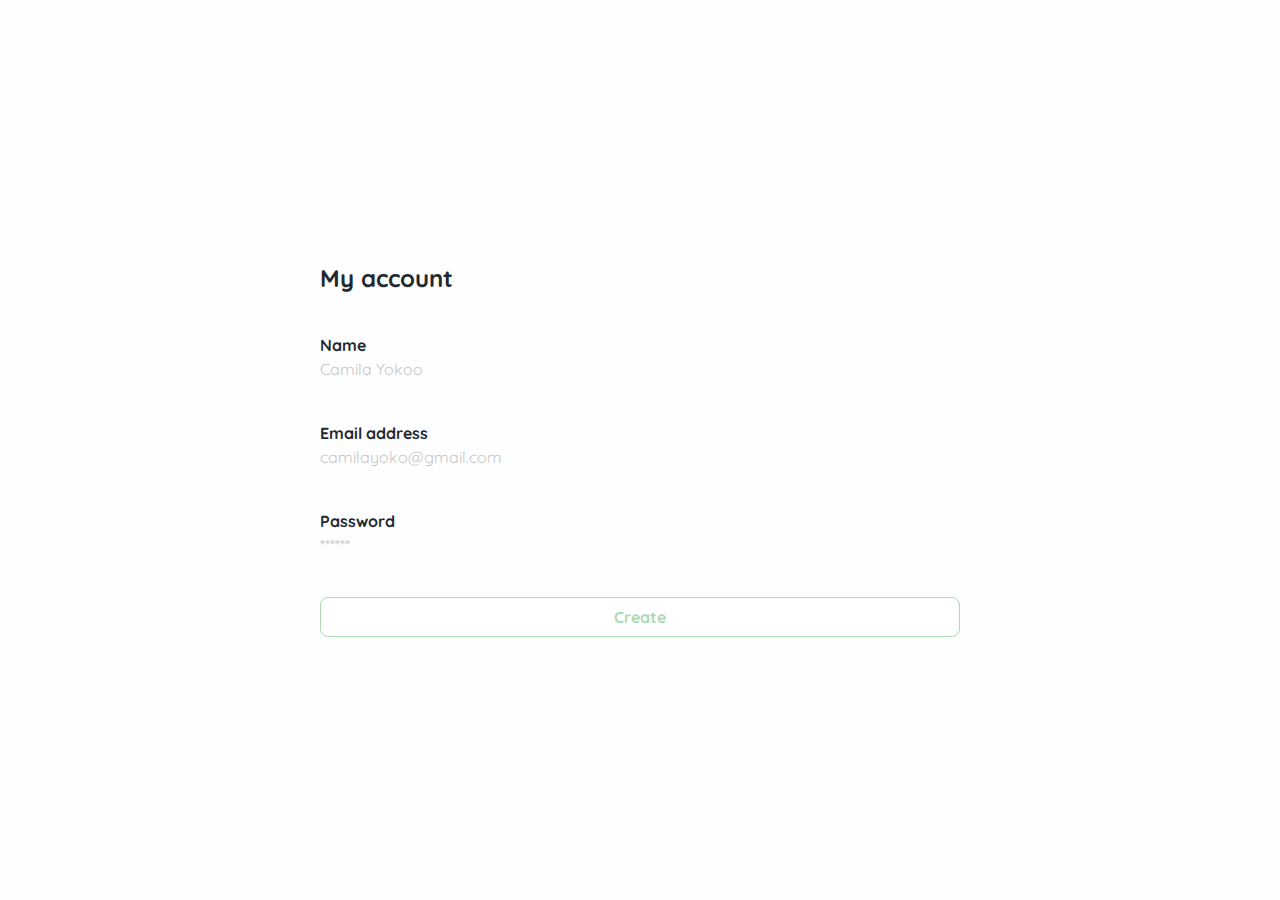
<file: account.edit.html>
<!DOCTYPE html>
<html lang="en">
	<head>
		<meta charset="UTF-8" />
		<meta http-equiv="X-UA-Compatible" content="IE=edge" />
		<meta name="viewport" content="width=device-width, initial-scale=1.0" />
		<title>Document</title>

		<!-- Fonts -->
		<link rel="preconnect" href="https://fonts.googleapis.com" />
		<link rel="preconnect" href="https://fonts.gstatic.com" crossorigin />
		<link href="https://fonts.googleapis.com/css2?family=Quicksand:wght@300;400;700&display=swap" rel="stylesheet" />

		<!-- CSS -->
		<link rel="stylesheet" href="./css/globals.css" />
		<link rel="stylesheet" href="./css/account.edit.css" />
	</head>
	<body>
		<main>
			<section class="main__section-account">
				<h3>My account</h3>
				<form action="/">
					<label for="name">Name</label>
					<p class="value">Camila Yokoo</p>

					<label for="email">Email address</label>
					<p class="value">camilayoko@gmail.com</p>

					<label for="paswword">Password</label>
					<p class="value">******</p>

					<button type="button" class="secondary__button">Create</button>
				</form>
			</section>
		</main>
	</body>
</html>
</file>
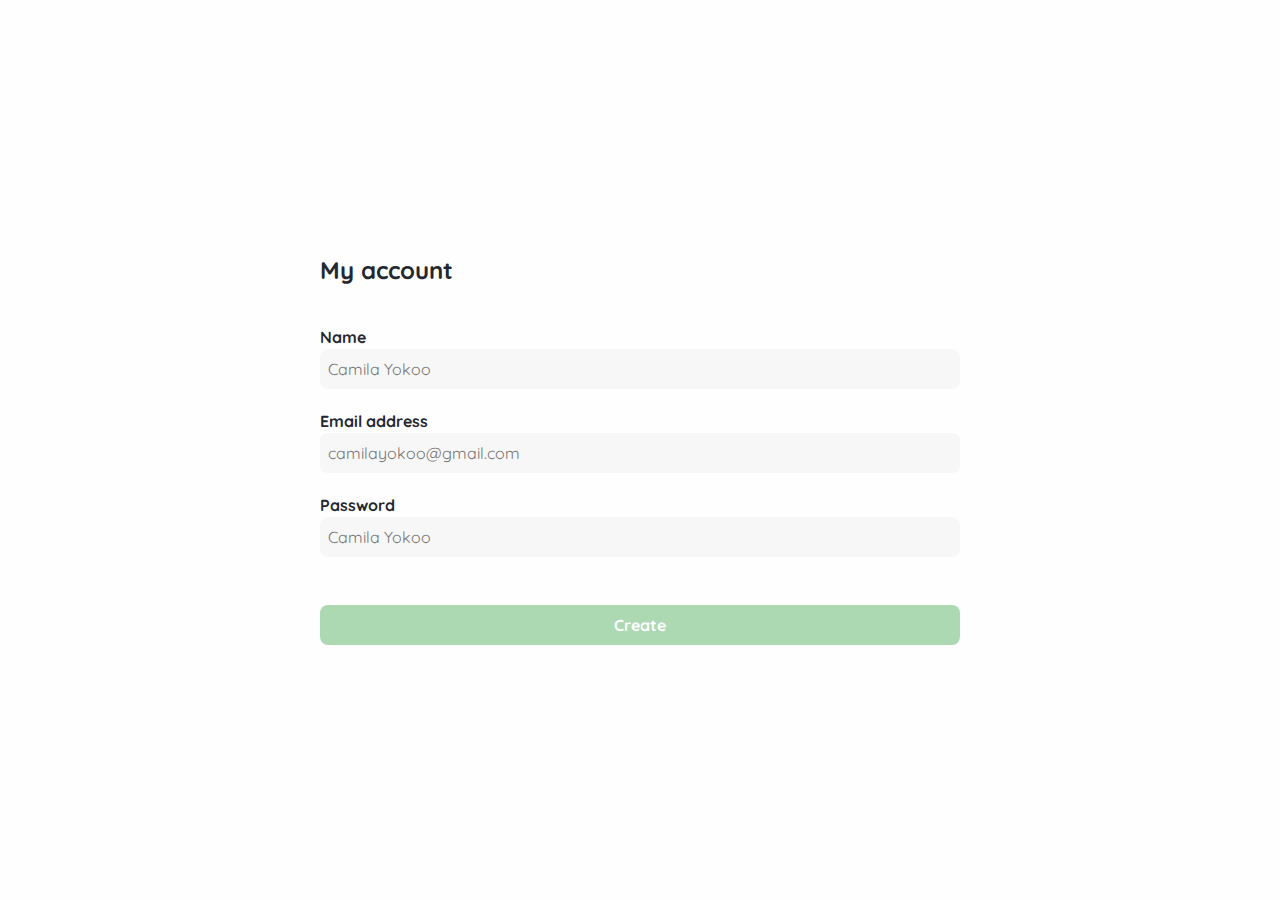
<file: account.html>
<!DOCTYPE html>
<html lang="en">
	<head>
		<meta charset="UTF-8" />
		<meta http-equiv="X-UA-Compatible" content="IE=edge" />
		<meta name="viewport" content="width=device-width, initial-scale=1.0" />
		<title>Document</title>

		<!-- Fonts -->
		<link rel="preconnect" href="https://fonts.googleapis.com" />
		<link rel="preconnect" href="https://fonts.gstatic.com" crossorigin />
		<link href="https://fonts.googleapis.com/css2?family=Quicksand:wght@300;400;700&display=swap" rel="stylesheet" />

		<!-- CSS -->
		<link rel="stylesheet" href="./css/globals.css" />
		<link rel="stylesheet" href="./css/account.css" />
	</head>
	<body>
		<main>
			<section class="main__section-account">
				<h3>My account</h3>
				<form action="/">
					<label for="name">Name</label>
					<input type="text" id="name" placeholder="Camila Yokoo" />

					<label for="email">Email address</label>
					<input type="email" id="email" placeholder="camilayokoo@gmail.com" />

					<label for="paswword">Password</label>
					<input type="password" id="password" placeholder="Camila Yokoo" />

					<button type="button" class="primary__button">Create</button>
				</form>
			</section>
		</main>
	</body>
</html>
</file>
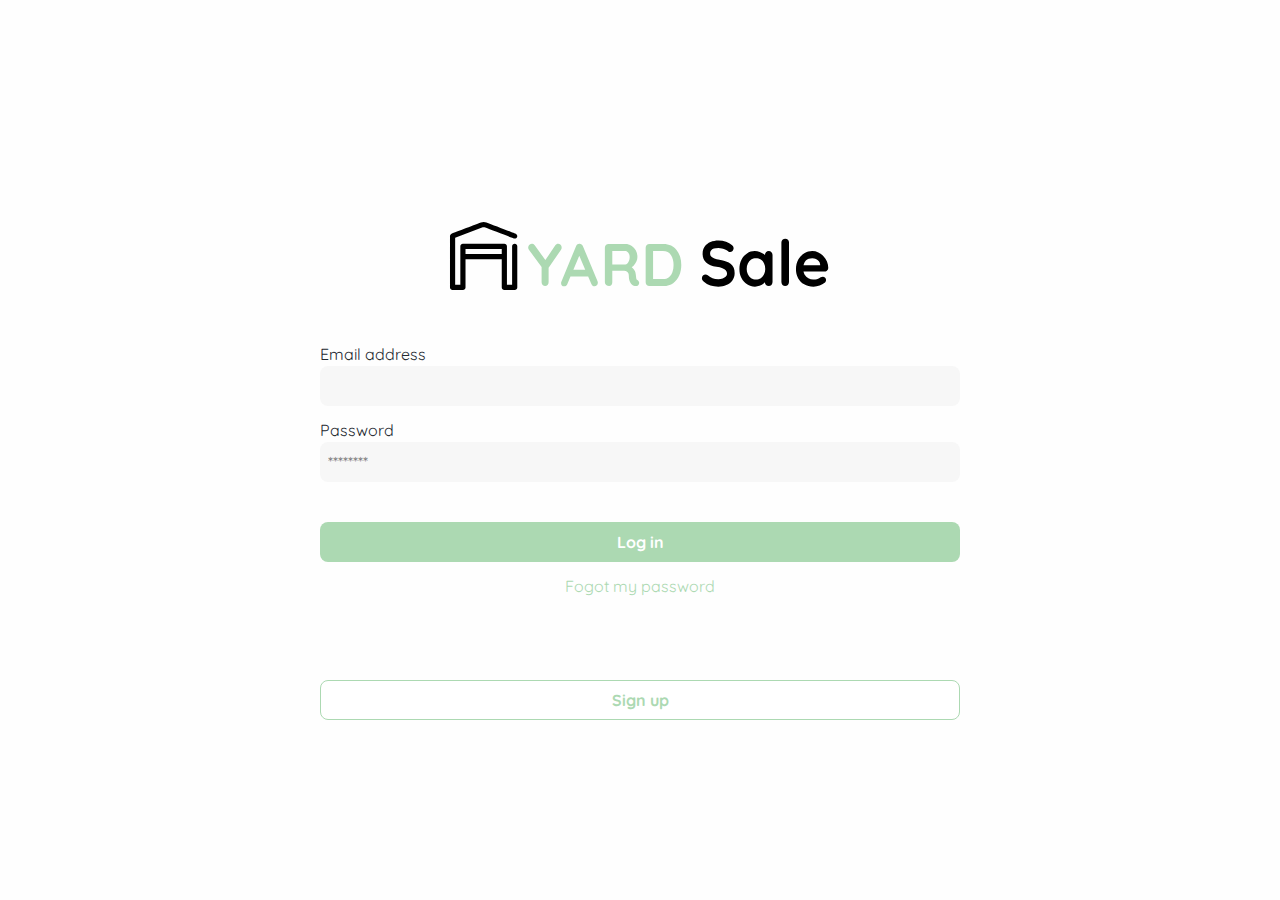
<file: login.html>
<!DOCTYPE html>
<html lang="en">
	<head>
		<meta charset="UTF-8" />
		<meta http-equiv="X-UA-Compatible" content="IE=edge" />
		<meta name="viewport" content="width=device-width, initial-scale=1.0" />
		<title>Document</title>

		<!-- Fonts -->
		<link rel="preconnect" href="https://fonts.googleapis.com" />
		<link rel="preconnect" href="https://fonts.gstatic.com" crossorigin />
		<link href="https://fonts.googleapis.com/css2?family=Quicksand:wght@300;400;700&display=swap" rel="stylesheet" />

		<!-- CSS -->
		<link rel="stylesheet" href="./css/globals.css" />
		<link rel="stylesheet" href="./css/login.css" />
	</head>
	<body>
		<main class="main">
			<section class="main__section-logo">
				<img src="./logos/logo_yard_sale.svg" alt="logo" />
			</section>

			<section class="main__section-form" action="/">
				<label for="email">Email address</label>
				<input type="text" name="" id="email" />

				<label for="password">Password</label>
				<input type="password" name="" id="password" placeholder="********" />

				<button type="submit" class="primary__button">Log in</button>
				<a>Fogot my password</a>
			</section>

			<section class="main__section-signup">
				<button type="button" class="secondary__button">Sign up</button>
			</section>
		</main>
	</body>
</html>
</file>
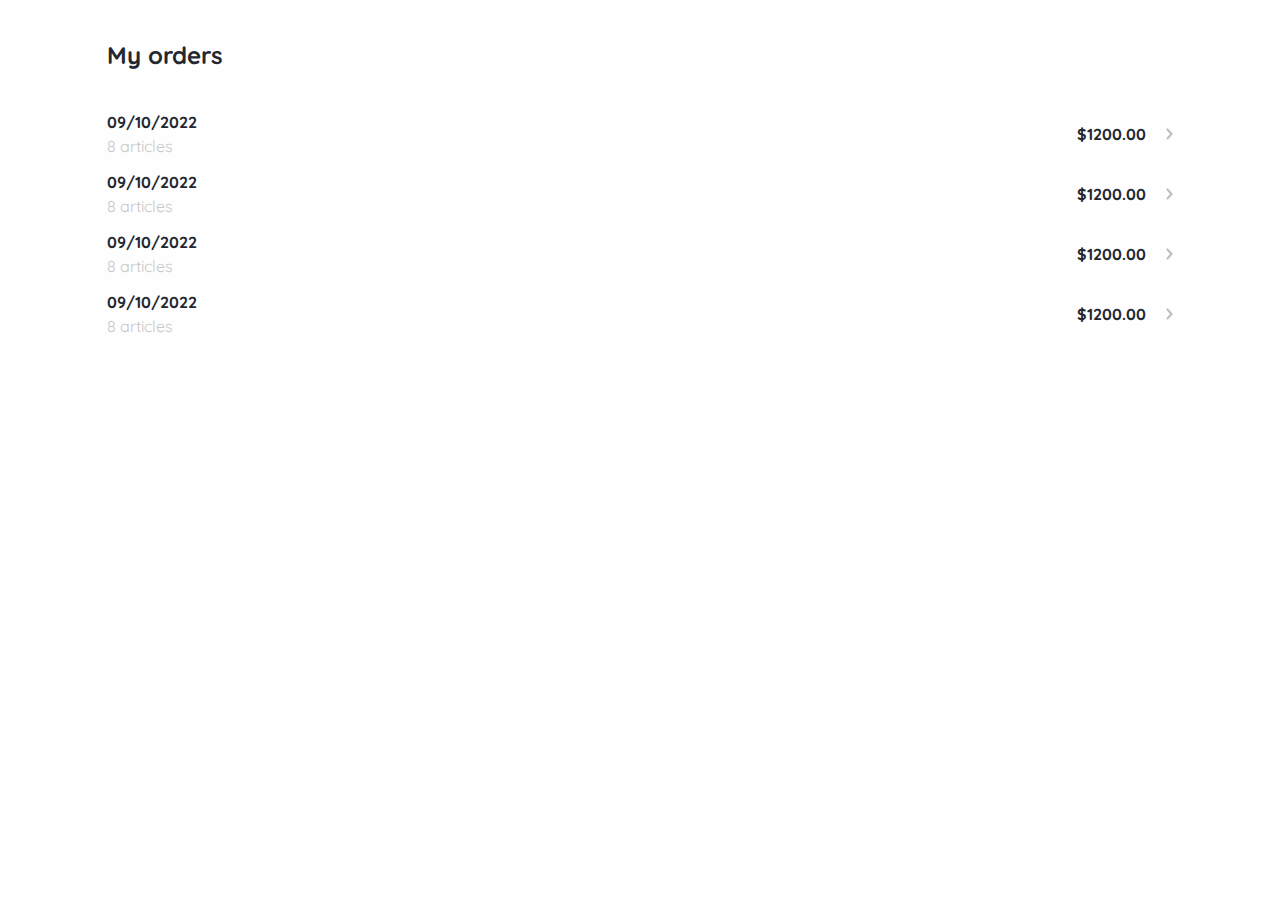
<file: my.orders.html>
<!DOCTYPE html>
<html lang="en">
	<head>
		<meta charset="UTF-8" />
		<meta http-equiv="X-UA-Compatible" content="IE=edge" />
		<meta name="viewport" content="width=device-width, initial-scale=1.0" />
		<title>Document</title>

		<!-- Fonts -->
		<link rel="preconnect" href="https://fonts.googleapis.com" />
		<link rel="preconnect" href="https://fonts.gstatic.com" crossorigin />
		<link href="https://fonts.googleapis.com/css2?family=Quicksand:wght@300;400;700&display=swap" rel="stylesheet" />

		<!-- CSS -->
		<link rel="stylesheet" href="./css/globals.css" />
		<link rel="stylesheet" href="./css/my.orders.css" />
	</head>
	<body>
		<header></header>
		<main>
			<div class="orders__container">
				<h3>My orders</h3>
				<section class="orders__list">
					<article class="order__item">
						<div>
							<p>09/10/2022</p>
							<p>8 articles</p>
						</div>
						<div>
							<p>$1200.00</p>
							<img src="./icons/flechita.svg" alt="" />
						</div>
					</article>
					<article class="order__item">
						<div>
							<p>09/10/2022</p>
							<p>8 articles</p>
						</div>
						<div>
							<p>$1200.00</p>
							<img src="./icons/flechita.svg" alt="" />
						</div>
					</article>
					<article class="order__item">
						<div>
							<p>09/10/2022</p>
							<p>8 articles</p>
						</div>
						<div>
							<p>$1200.00</p>
							<img src="./icons/flechita.svg" alt="" />
						</div>
					</article>
					<article class="order__item">
						<div>
							<p>09/10/2022</p>
							<p>8 articles</p>
						</div>
						<div>
							<p>$1200.00</p>
							<img src="./icons/flechita.svg" alt="" />
						</div>
					</article>
				</section>
			</div>
		</main>
	</body>
</html>
</file>
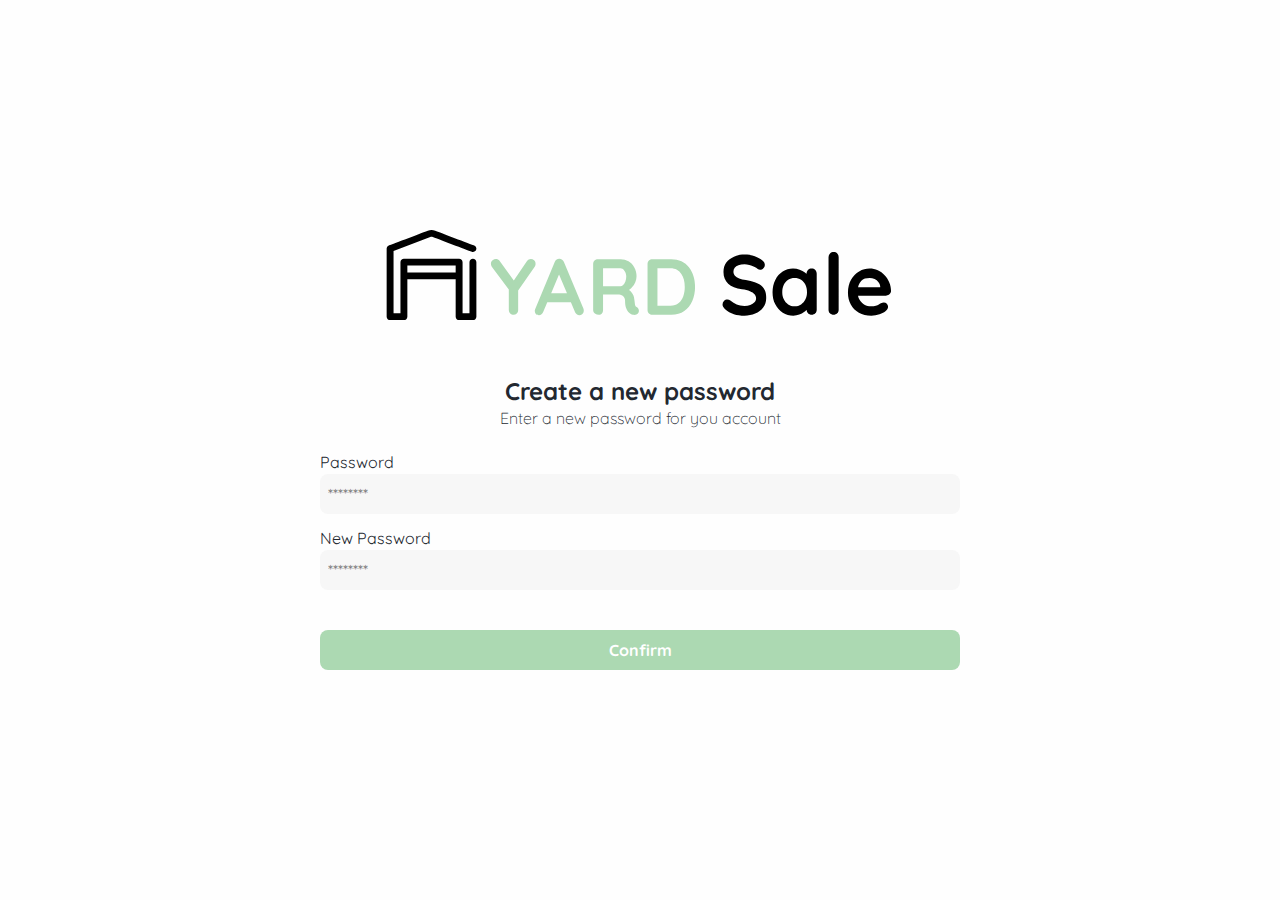
<file: new_password.html>
<!DOCTYPE html>
<html lang="en">
	<head>
		<meta charset="UTF-8" />
		<meta http-equiv="X-UA-Compatible" content="IE=edge" />
		<meta name="viewport" content="width=device-width, initial-scale=1.0" />
		<title>Document</title>

		<!-- Fonts -->
		<link rel="preconnect" href="https://fonts.googleapis.com" />
		<link rel="preconnect" href="https://fonts.gstatic.com" crossorigin />
		<link href="https://fonts.googleapis.com/css2?family=Quicksand:wght@300;400;700&display=swap" rel="stylesheet" />

		<!-- CSS -->
		<link rel="stylesheet" href="./css/globals.css" />
		<link rel="stylesheet" href="./css/new_password.css" />
	</head>
	<body>
		<header class="header">
			<img src="./logos/logo_yard_sale.svg" alt="logo" />
		</header>
		<main class="main">
			<section class="login">
				<h3>Create a new password</h3>
				<p>Enter a new password for you account</p>

				<form action="/" class="login__form">
					<label for="password">Password</label>
					<input type="password" id="password" placeholder="********" />

					<label for="new_password">New Password</label>
					<input type="password" id="new_password" placeholder="********" />

					<button type="submit" class="primary__button login__button">Confirm</button>
				</form>
			</section>
		</main>
	</body>
</html>
</file>
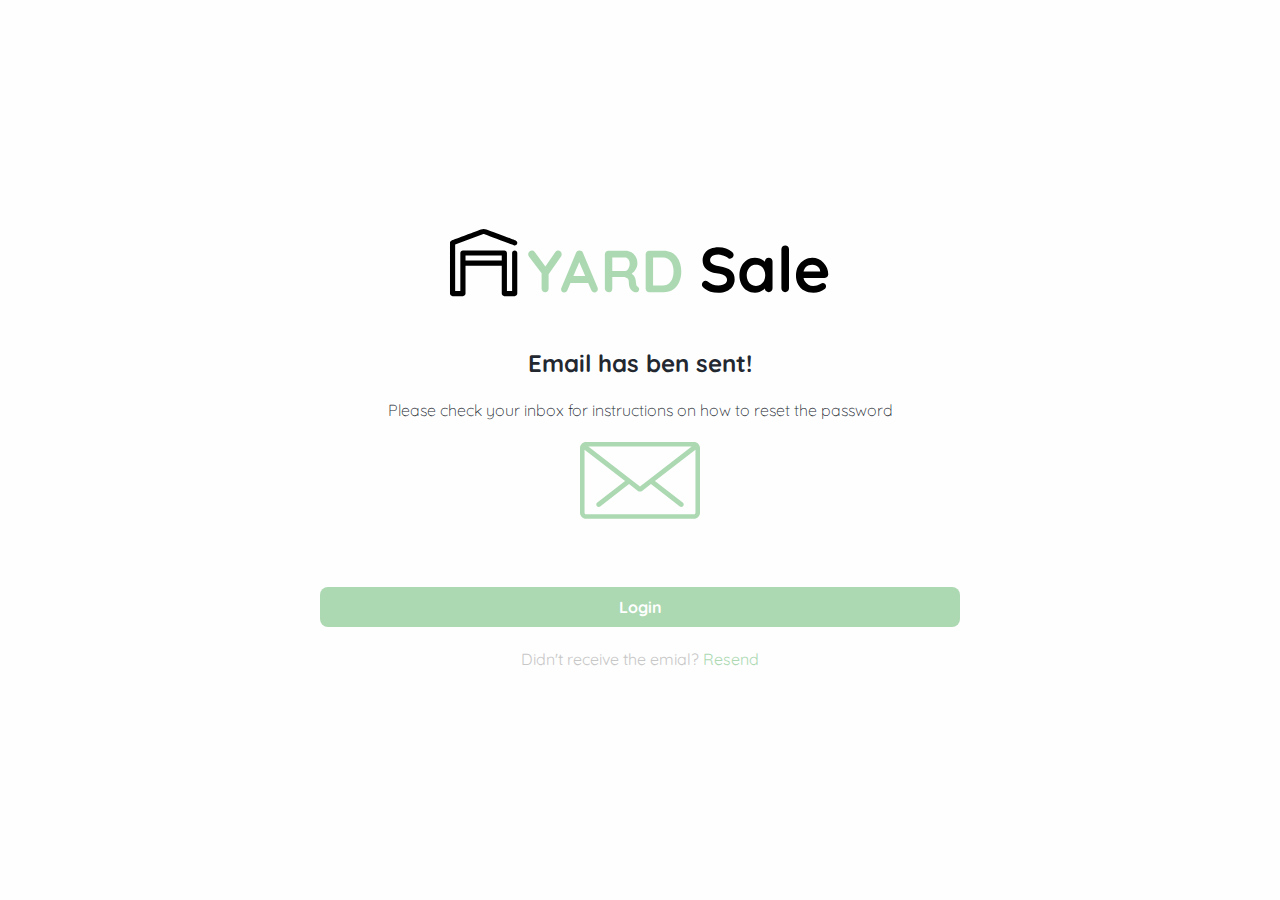
<file: sended_email.html>
<!DOCTYPE html>
<html lang="en">
	<head>
		<meta charset="UTF-8" />
		<meta http-equiv="X-UA-Compatible" content="IE=edge" />
		<meta name="viewport" content="width=device-width, initial-scale=1.0" />
		<title>Document</title>

		<!-- Fonts -->
		<link rel="preconnect" href="https://fonts.googleapis.com" />
		<link rel="preconnect" href="https://fonts.gstatic.com" crossorigin />
		<link href="https://fonts.googleapis.com/css2?family=Quicksand:wght@300;400;700&display=swap" rel="stylesheet" />

		<!-- CSS -->
		<link rel="stylesheet" href="./css/globals.css" />
		<link rel="stylesheet" href="./css/sended_email.css" />
	</head>
	<body>
		<main class="main">
			<section class="main__section-headerImage">
				<img src="./logos/logo_yard_sale.svg" alt="logo" />
			</section>

			<section class="main__section-descriptionText">
				<h3>Email has ben sent!</h3>
				<p>Please check your inbox for instructions on how to reset the password</p>
				<img src="./icons/email.svg" alt="icon" />
			</section>

			<section class="main__section-loginButton">
				<button type="button" class="primary__button login__button">Login</button>
				<p>
					<span> Didn't receive the emial? </span>
					<a href="#">Resend</a>
				</p>
			</section>
		</main>
	</body>
</html>
</file>
<file: css/globals.css>
:root {
	--white: #ffffff;
	--black: #000000;
	--dark: #232830;
	--very-light-pink: #c7c7c7;
	--text-input-field: #f7f7f7;
	--hospital-green: #acd9b2;
}

* {
	margin: 0;
	padding: 0;
	box-sizing: border-box;
}

html {
	font-size: 62.5%;
	scroll-behavior: smooth;
}

body {
	font-family: "Quicksand", sans-serif;
	font-size: 1.6rem;
	text-rendering: optimizeLegibility;
	line-height: 1.5;
	color: var(--dark);
	background-color: #fefefe;
}

h1,
h2,
h3,
h4,
h5,
h6 {
	/* font-family: "Quicksand", sans-serif; */
	line-height: normal;
	color: var(--dark);
}

h1 {
	font-size: 3.2rem;
}
h2 {
	font-size: 2.8rem;
}
h3 {
	font-size: 2.4rem;
}

a {
	text-decoration: none;
	color: #6a67ce;
}

ul,
ol {
	list-style: none;
}

input,
button,
textarea,
select,
optgroup,
a {
	-webkit-tap-highlight-color: rgba(0, 0, 0, 0);
	font: inherit;
}

button {
	cursor: pointer;
}

/* Global desings */
.primary__button {
	height: 4rem;
	margin-top: 2.8rem;
	color: var(--white);
	background-color: var(--hospital-green);
	font-weight: bold;
	border: none;
	border-radius: 0.8rem;
}

.secondary__button {
	height: 4rem;
	color: var(--hospital-green);
	background-color: var(--white);
	font-weight: bold;
	border: 1px solid var(--hospital-green);
	border-radius: 0.8rem;
}
</file>
<file: css/account.edit.css>
main {
	display: grid;
	grid-template-columns: repeat(12, 1fr);
}

.main__section-account {
	grid-column: 2 / 12;
	height: 100vh;
	display: flex;
	flex-direction: column;
	justify-content: center;
}

.main__section-account form {
	display: flex;
	flex-direction: column;
}

.main__section-account h3 {
	margin-bottom: 4rem;
}

.main__section-account label {
	font-weight: bold;
}

.main__section-account p {
	margin-bottom: .8rem 0 4rem 0;
    padding-bottom: 4rem;
	color: var(--very-light-pink);
	border: none;
	border-radius: 0.8rem;
}

@media (min-width: 720px) {
	.main__section-account {
		grid-column: 4 / 10;
	}
}
</file>
<file: css/account.css>
main {
	display: grid;
	grid-template-columns: repeat(12, 1fr);
}

.main__section-account {
	grid-column: 2 / 12;
	height: 100vh;
	display: flex;
	flex-direction: column;
	justify-content: center;
}

.main__section-account form {
	display: flex;
	flex-direction: column;
}

.main__section-account h3 {
	margin-bottom: 4rem;
}

.main__section-account label {
	font-weight: bold;
}

.main__section-account input {
	margin-bottom: 2rem;
	height: 4rem;
	padding-left: 0.8rem;
	background-color: var(--text-input-field);
	border: none;
	border-radius: 0.8rem;
}

@media (min-width: 720px) {
	.main__section-account {
		grid-column: 4 / 10;
	}
}
</file>
<file: css/login.css>
body {
	display: grid;
	grid-template-columns: repeat(12, 1fr);
}

.main {
	grid-column: 2 / 12;
	height: 100vh;
	display: flex;
	flex-direction: column;
	justify-content: center;
}

.main > section {
	display: flex;
	flex-direction: column;
}

.main .main__section-logo {
	margin-bottom: 4rem;
}

.main .main__section-logo img {
	width: 80%;
	margin: 0 auto;
}

.main .main__section-form input {
	margin-bottom: 1.2rem;
	height: 4rem;
	padding-left: 0.8rem;
	background-color: var(--text-input-field);
	border: none;
	border-radius: 0.8rem;
}

.main .main__section-form button {
	margin-bottom: 1.2rem;
}

.main .main__section-form a {
	margin-bottom: 8rem;
	text-align: center;
	color: var(--hospital-green);
}

.main .main__section-signup {
	width: 100%;
	display: flex;
	align-items: center;
}

.main .main__section-signup button {
	width: 83.3%;
	position: absolute;
	bottom: 10vh;
}

@media (min-width: 720px) {
	.main {
		grid-column: 4 / 10;
	}

	.main .main__section-logo img {
		width: 60%;
	}

	.main .main__section-signup button {
		width: 50%;
		bottom: 20vh;
	}
}
</file>
<file: css/my.orders.css>
header {
	margin-bottom: 4rem;
}

main {
	display: grid;
	grid-template-columns: repeat(12, 1fr);
}

.orders__container {
	grid-column: 2 / 12;
}

.orders__container h3 {
	margin-bottom: 4rem;
}

.order__item {
	margin-bottom: 1.2rem;
	display: flex;
	justify-content: space-between;
	align-items: center;
}

.order__item p {
	font-weight: bold;
}

.order__item p:nth-child(2) {
	font-weight: 400;
	color: var(--very-light-pink);
}

.order__item div:nth-child(2) {
	display: flex;
}

.order__item div:nth-child(2) p {
	margin-right: 2rem;
}
</file>
<file: css/new_password.css>
body {
	height: 100vh;
	display: flex;
	flex-direction: column;
	justify-content: center;
}

.header {
	margin-bottom: 4rem;
	width: 100%;
	display: flex;
	justify-content: center;
	align-items: center;
}

.header img {
	width: 60%;
}

.main {
	display: grid;
	grid-template-columns: repeat(12, 1fr);
}

.main .login {
	grid-column: 2 / 12;
}

.main .login > h3,
.main .login > p {
	text-align: center;
}

.main .login > p {
	font-weight: 300;
	margin-bottom: 2rem;
}

.main .login .login__form {
	display: flex;
	flex-direction: column;
}

.main .login .login__form input {
	margin-bottom: 1.2rem;
	height: 4rem;
	padding-left: 0.8rem;
	background-color: var(--text-input-field);
	border: none;
	border-radius: 0.8rem;
}

@media (min-width: 720px) {
	.header img {
		width: 40%;
	}

	.main .login {
		grid-column: 4 / 10;
	}
}
</file>
<file: css/sended_email.css>
body {
	display: grid;
	grid-template-columns: repeat(12, 1fr);
}

.main {
	height: 100vh;
	grid-column: 2 / 12;
	display: flex;
	flex-direction: column;
	justify-content: center;
}

.main .main__section-headerImage {
	margin-bottom: 4rem;
	display: flex;
	justify-content: center;
	align-items: center;
}

.main .main__section-headerImage img {
	width: 60%;
}

.main .main__section-descriptionText {
	margin-bottom: 4rem;
	display: flex;
	flex-direction: column;
}

.main .main__section-descriptionText h3,
.main .main__section-descriptionText p {
	margin-bottom: 2rem;
	text-align: center;
}

.main .main__section-descriptionText p {
	font-weight: 300;
}

.main .main__section-descriptionText img {
	width: 12rem;
	margin: 0 auto;
}

.main .main__section-loginButton button {
	width: 100%;
	margin-bottom: 2rem;
}

.main .main__section-loginButton p {
	text-align: center;
}

.main .main__section-loginButton span {
	color: var(--very-light-pink);
}

.main .main__section-loginButton a {
	color: var(--hospital-green);
}

@media (min-width: 720px) {
	.main {
		grid-column: 4 / 10;
	}

	.main .main__section-headerImage img {
		width: 60%;
	}
}
</file>
